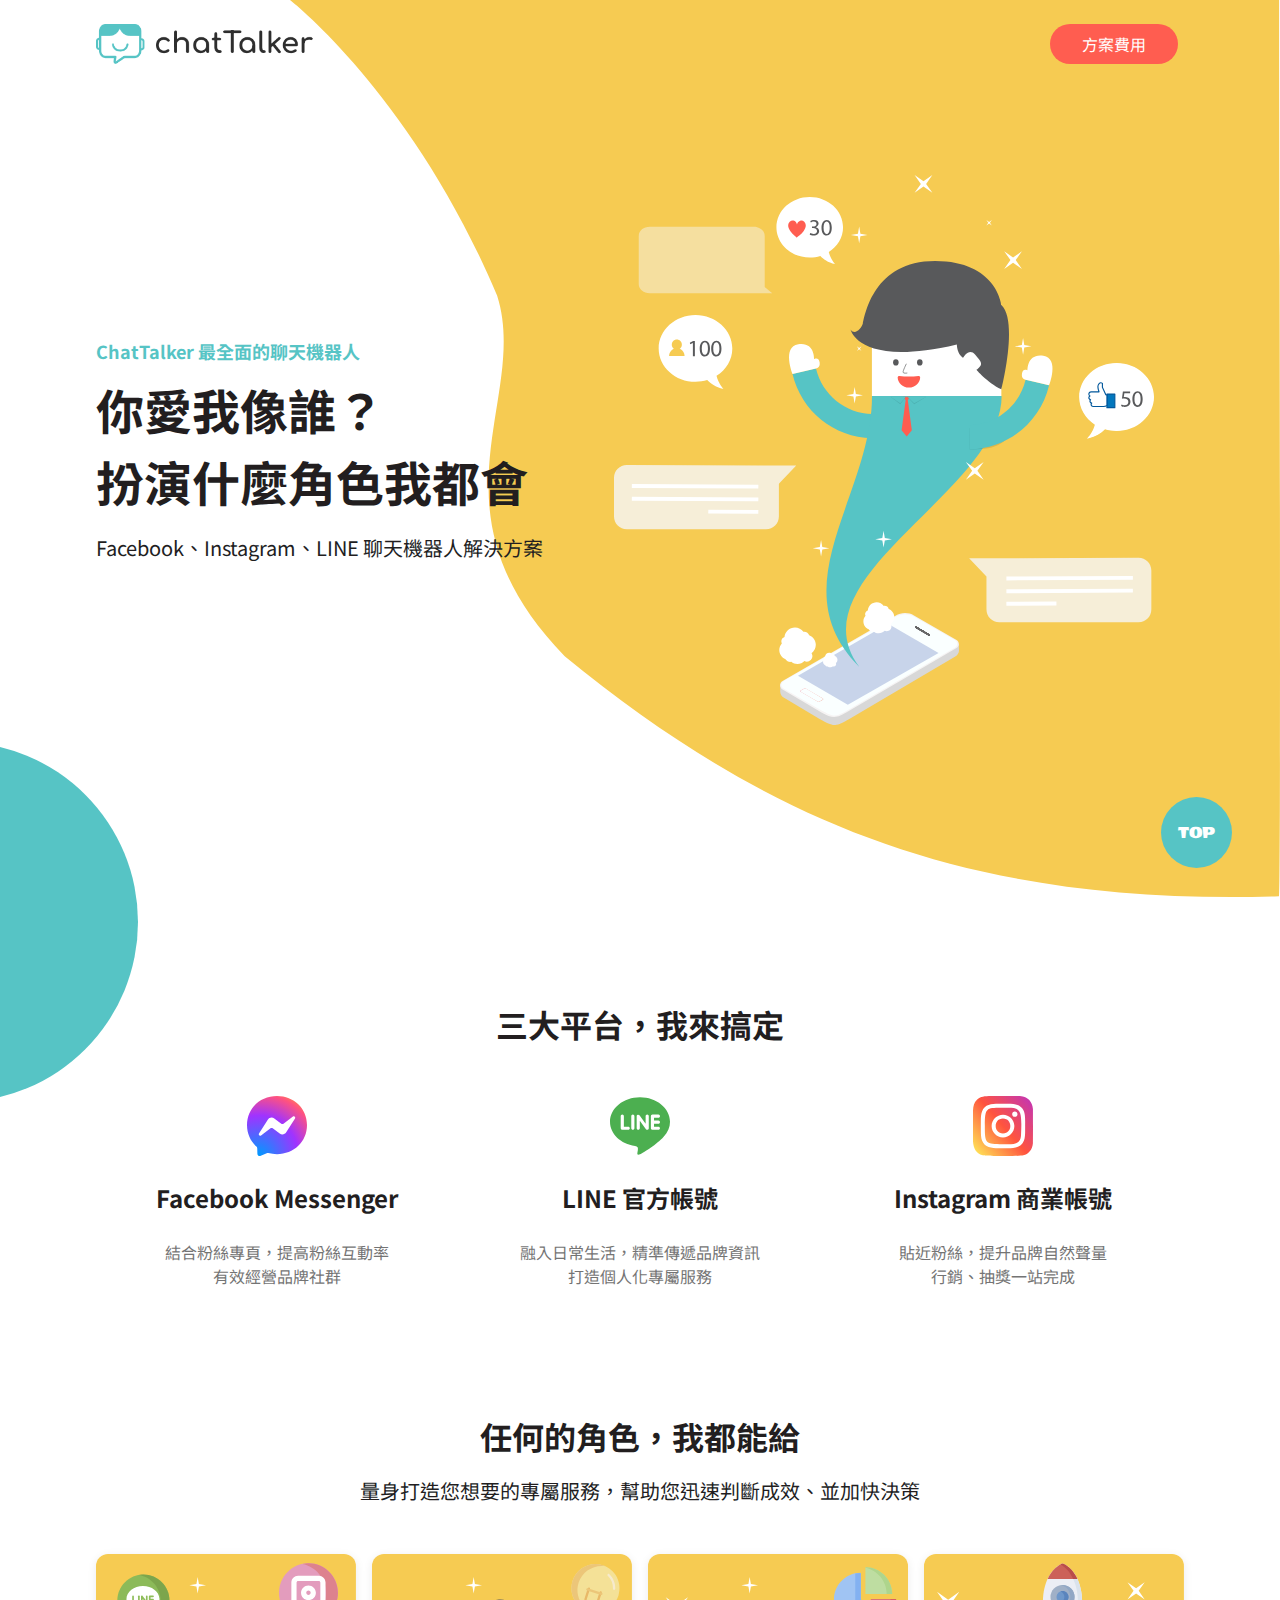
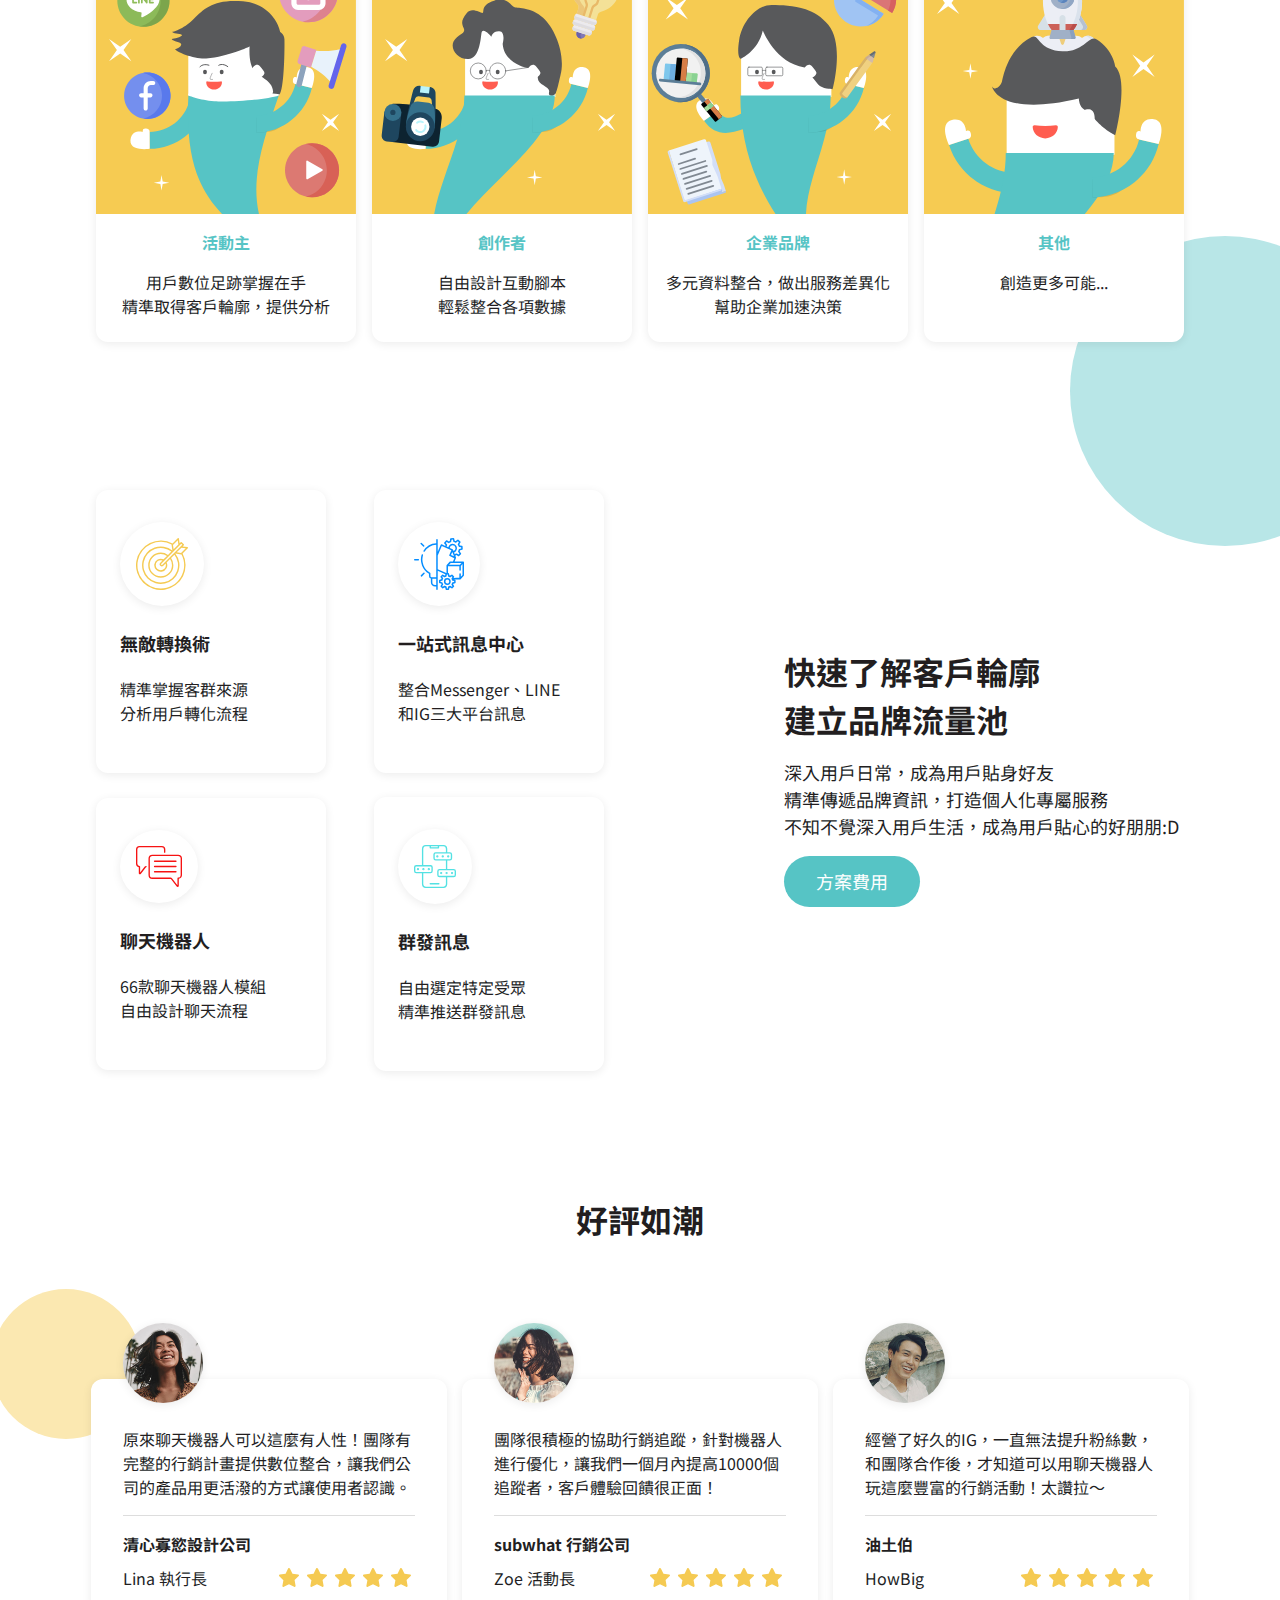
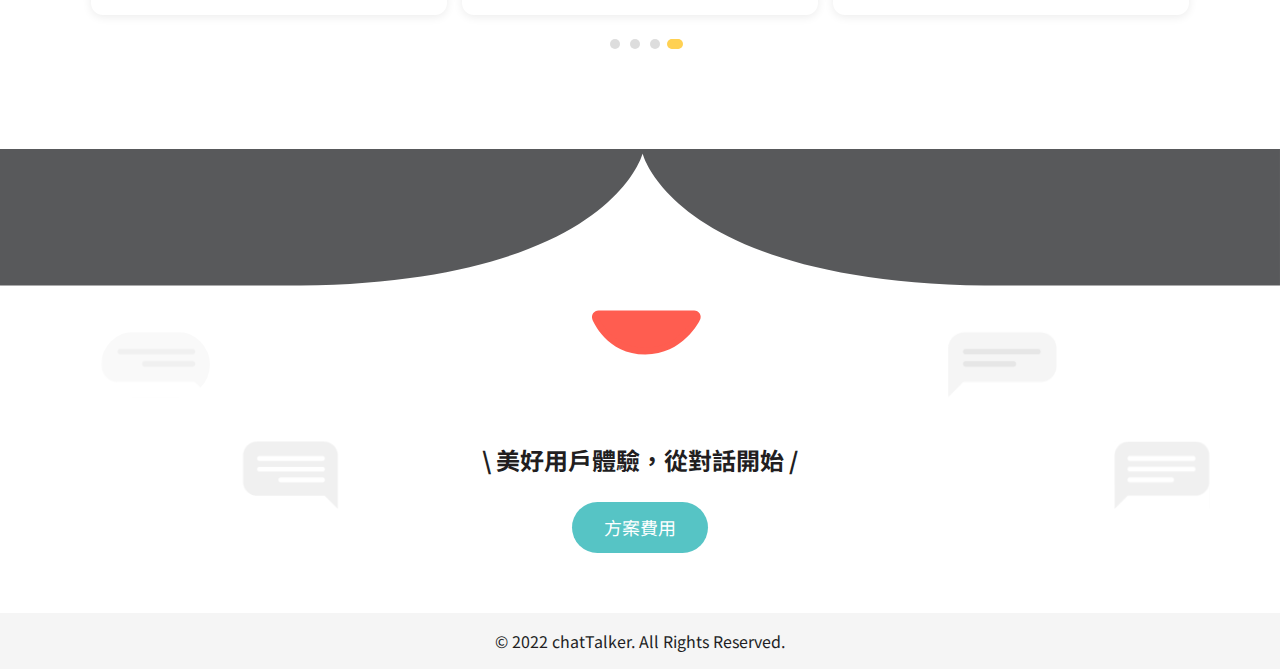
<file: index.html>
<!DOCTYPE html>
<html lang="zh-Hant">
  <head>
    <meta charset="UTF-8" />
    <meta http-equiv="X-UA-Compatible" content="IE=edge" />
    <meta name="viewport" content="width=device-width, initial-scale=1.0" />
    <title>chatTalker</title>
    <style>
      /* Google Font */
      @import url("https://fonts.googleapis.com/css2?family=Comfortaa&family=Noto+Sans+TC:wght@400;700&family=Wendy+One&display=swap");
    </style>
    <!-- icon  -->
    <link rel="shortcut icon" href="./image/logo-sm.png" />
    <link rel="bookmark" href="./image/logo-sm.png" />
    <!-- link css -->
    <link rel="stylesheet" href="./style/reset.css" />
    <link rel="stylesheet" href="./style/all.css" />
  </head>
  <body>
    <header class="banner">
      <a class="btn-scroll-top">TOP</a>
      <div class="ball-1"></div>
      <div class="container">
        <nav>
          <div class="logo">
            <h1>
              <a href="index.html"
                ><img src="./image/logo.png" alt="chatTalker logo"
              /></a>
            </h1>
          </div>

          <a href="plan.html" class="btn btn-accent">方案費用</a>
        </nav>

        <div class="content">
          <h2>ChatTalker 最全面的聊天機器人</h2>
          <p>你愛我像誰？<br />扮演什麼角色我都會</p>
          <p>Facebook、Instagram、LINE 聊天機器人解決方案</p>
        </div>
      </div>
    </header>

    <main>
      <section class="platform">
        <div class="container">
          <h2 class="title">三大平台，我來搞定</h2>
          <ul class="platform-card">
            <li class="item platform-card-item">
              <img src="./image/messenger.svg" alt="messenger" />
              <h3>Facebook Messenger</h3>
              <p>結合粉絲專頁，提高粉絲互動率<br />有效經營品牌社群</p>
            </li>

            <li class="item platform-card-item">
              <img src="./image/line.svg" alt="line" />
              <h3>LINE 官方帳號</h3>
              <p>融入日常生活，精準傳遞品牌資訊<br />打造個人化專屬服務</p>
            </li>

            <li class="item platform-card-item">
              <img src="./image/instagram.svg" alt="instagram" />
              <h3>Instagram 商業帳號</h3>
              <p>貼近粉絲，提升品牌自然聲量<br />行銷、抽獎一站完成</p>
            </li>
          </ul>
        </div>
      </section>

      <section class="role">
        <div class="ball-2"></div>
        <div class="container">
          <h2 class="title">任何的角色，我都能給</h2>
          <p>量身打造您想要的專屬服務，幫助您迅速判斷成效、並加快決策</p>
          <ul class="role-card">
            <li class="item role-card-item box-shadow">
              <img src="./image/ch01.svg" alt="活動主" />
              <h3>活動主</h3>
              <p>用戶數位足跡掌握在手<br />精準取得客戶輪廓，提供分析</p>
            </li>

            <li class="item role-card-item box-shadow">
              <img src="./image/ch02.svg" alt="創作者" />
              <h3>創作者</h3>
              <p>自由設計互動腳本<br />輕鬆整合各項數據</p>
            </li>

            <li class="item role-card-item box-shadow">
              <img src="./image/ch03.svg" alt="企業品牌" />
              <h3>企業品牌</h3>
              <p>多元資料整合，做出服務差異化<br />幫助企業加速決策</p>
            </li>

            <li class="item role-card-item box-shadow">
              <img src="./image/ch04.svg" alt="活動主" />
              <h3>其他</h3>
              <p>創造更多可能...<br /><span></span></p>
            </li>
          </ul>
        </div>
      </section>

      <section class="service">
        <div class="container">
          <div class="content">
            <h2 class="title">快速了解客戶輪廓<br />建立品牌流量池</h2>
            <p>
              深入用戶日常，成為用戶貼身好友<br />精準傳遞品牌資訊，打造個人化專屬服務<br />不知不覺深入用戶生活，成為用戶貼心的好朋朋:D
            </p>
            <a href="plan.html" class="btn">方案費用</a>
          </div>

          <ul class="service-card">
            <li class="item service-card-item box-shadow">
              <div class="box-shadow">
                <img src="./image/icon01.svg" alt="無敵轉換術" />
              </div>
              <h3>無敵轉換術</h3>
              <p>精準掌握客群來源<br />分析用戶轉化流程</p>
            </li>

            <li class="item service-card-item box-shadow">
              <div class="box-shadow">
                <img src="./image/icon02.svg" alt="一站式訊息中心" />
              </div>
              <h3>一站式訊息中心</h3>
              <p>整合Messenger、LINE<br />和IG三大平台訊息</p>
            </li>

            <li class="item service-card-item box-shadow">
              <div class="box-shadow">
                <img src="./image/icon03.svg" alt="聊天機器人" />
              </div>
              <h3>聊天機器人</h3>
              <p>66款聊天機器人模組<br />自由設計聊天流程</p>
            </li>

            <li class="item service-card-item box-shadow">
              <div class="box-shadow">
                <img src="./image/icon04.svg" alt="群發訊息" />
              </div>
              <h3>群發訊息</h3>
              <p>自由選定特定受眾<br />精準推送群發訊息</p>
            </li>
          </ul>
        </div>
      </section>

      <section class="review">
        <div class="container">
          <h2 class="title">好評如潮</h2>

          <div class="review-card" id="review-cards">
            <div class="item review-card-item box-shadow">
              <div class="ball-3"></div>
              <img
                class="box-shadow"
                src="./image/user01.jpg"
                alt="Lina 執行長"
              />
              <p>
                原來聊天機器人可以這麼有人性！團隊有完整的行銷計畫提供數位整合，讓我們公司的產品用更活潑的方式讓使用者認識。
              </p>
              <span>清心寡慾設計公司</span>
              <div>
                <span>Lina 執行長</span>
                <div class="review-star">
                  <img src="./image/icon_star.svg" alt="star" />
                  <img src="./image/icon_star.svg" alt="star" />
                  <img src="./image/icon_star.svg" alt="star" />
                  <img src="./image/icon_star.svg" alt="star" />
                  <img src="./image/icon_star.svg" alt="star" />
                </div>
              </div>
            </div>

            <div class="item review-card-item box-shadow">
              <img
                class="box-shadow"
                src="./image/user02.jpg"
                alt="Zoe 活動長"
              />
              <p>
                團隊很積極的協助行銷追蹤，針對機器人進行優化，讓我們一個月內提高10000個追蹤者，客戶體驗回饋很正面！
              </p>
              <span>subwhat 行銷公司</span>
              <div>
                <span>Zoe 活動長</span>
                <div class="review-star">
                  <img src="./image/icon_star.svg" alt="star" />
                  <img src="./image/icon_star.svg" alt="star" />
                  <img src="./image/icon_star.svg" alt="star" />
                  <img src="./image/icon_star.svg" alt="star" />
                  <img src="./image/icon_star.svg" alt="star" />
                </div>
              </div>
            </div>

            <div class="item review-card-item box-shadow">
              <img class="box-shadow" src="./image/user03.jpg" alt="HowBig" />
              <p>
                經營了好久的IG，一直無法提升粉絲數，和團隊合作後，才知道可以用聊天機器人玩這麼豐富的行銷活動！太讚拉～
              </p>
              <span>油土伯</span>
              <div>
                <span>HowBig</span>
                <div class="review-star">
                  <img src="./image/icon_star.svg" alt="star" />
                  <img src="./image/icon_star.svg" alt="star" />
                  <img src="./image/icon_star.svg" alt="star" />
                  <img src="./image/icon_star.svg" alt="star" />
                  <img src="./image/icon_star.svg" alt="star" />
                </div>
              </div>
            </div>
          </div>

          <div class="review-card-pagination" id="review-buttons">
            <button></button>
            <button></button>
            <button></button>
            <button class="active-yellow"></button>
          </div>
        </div>
      </section>
    </main>

    <footer>
      <div class="bg-footer">
        <h3>\ 美好用戶體驗，從對話開始 /</h3>
        <a href="plan.html" class="btn">方案費用</a>
      </div>
      <div class="copyright">© 2022 chatTalker. All Rights Reserved.</div>
    </footer>

    <script src="./js/jquery-3.6.0.min.js"></script>
    <script src="./js/all.js"></script>
  </body>
</html>
</file>
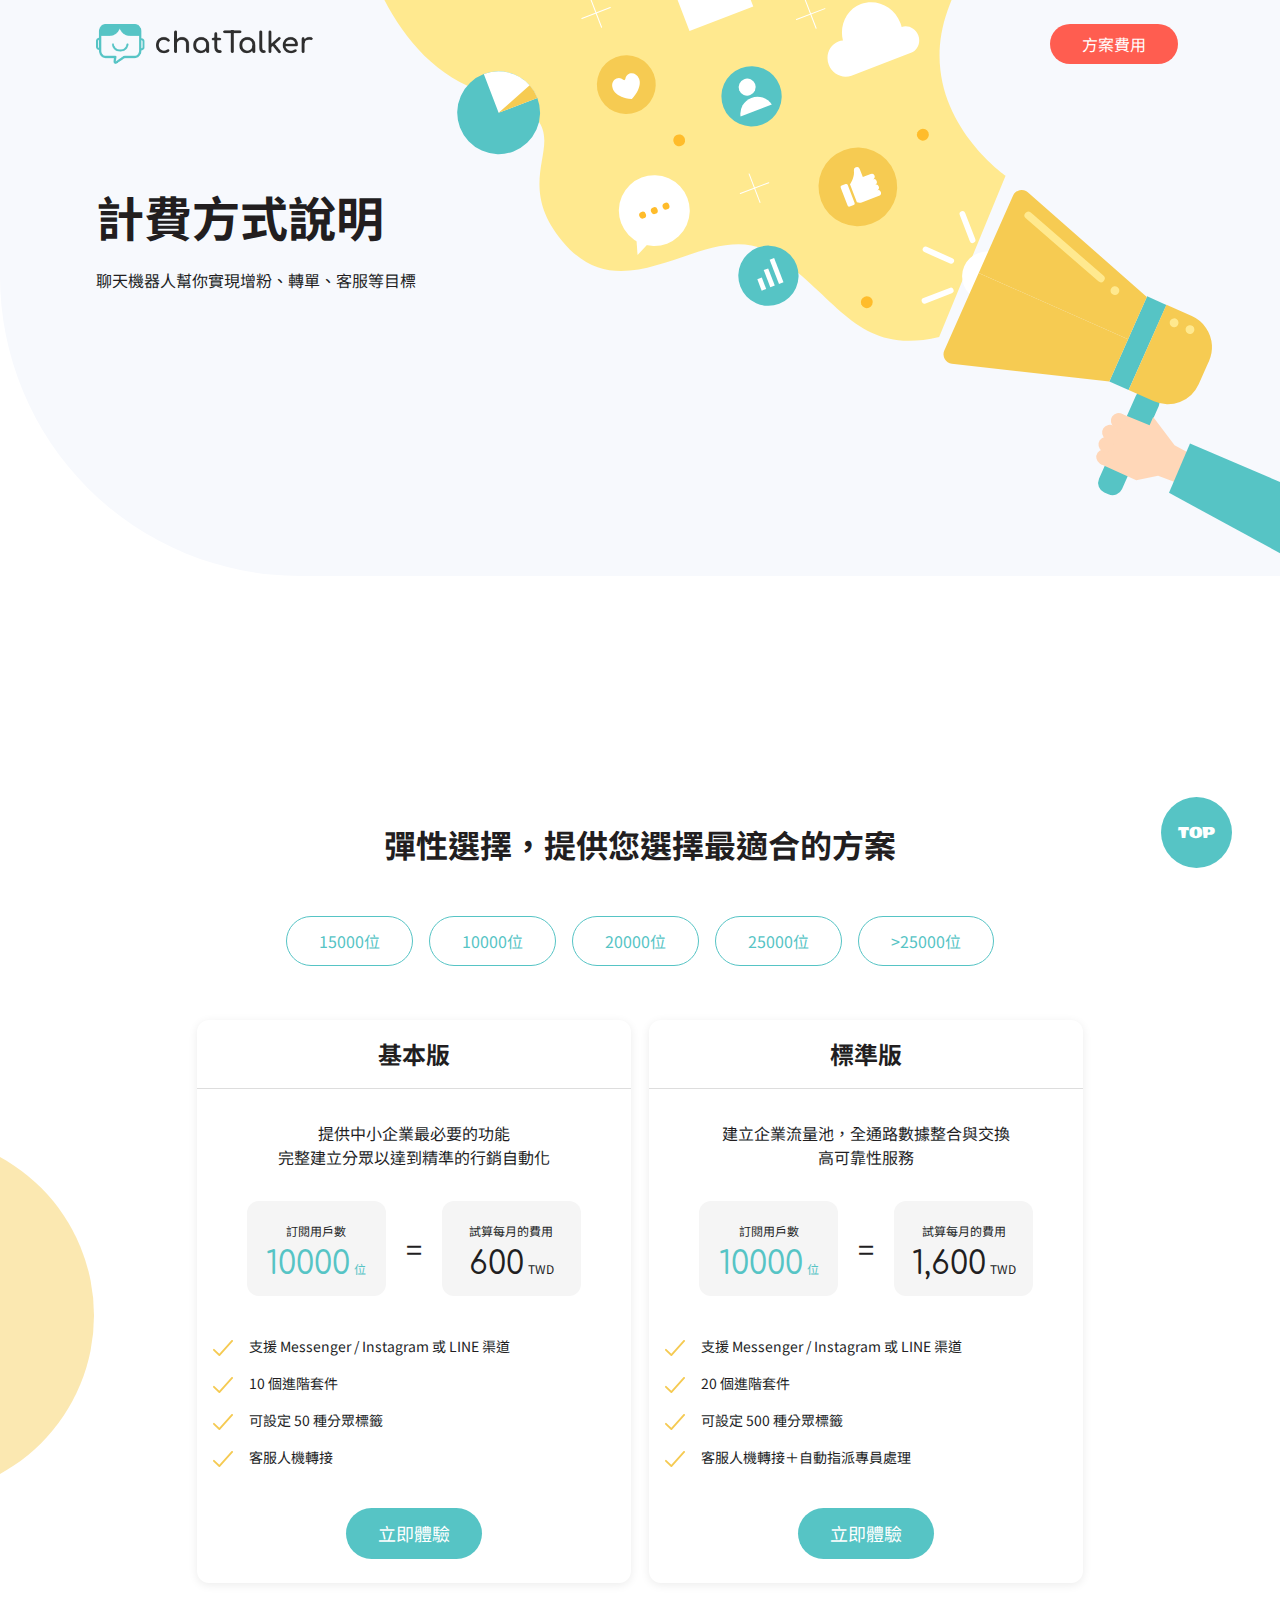
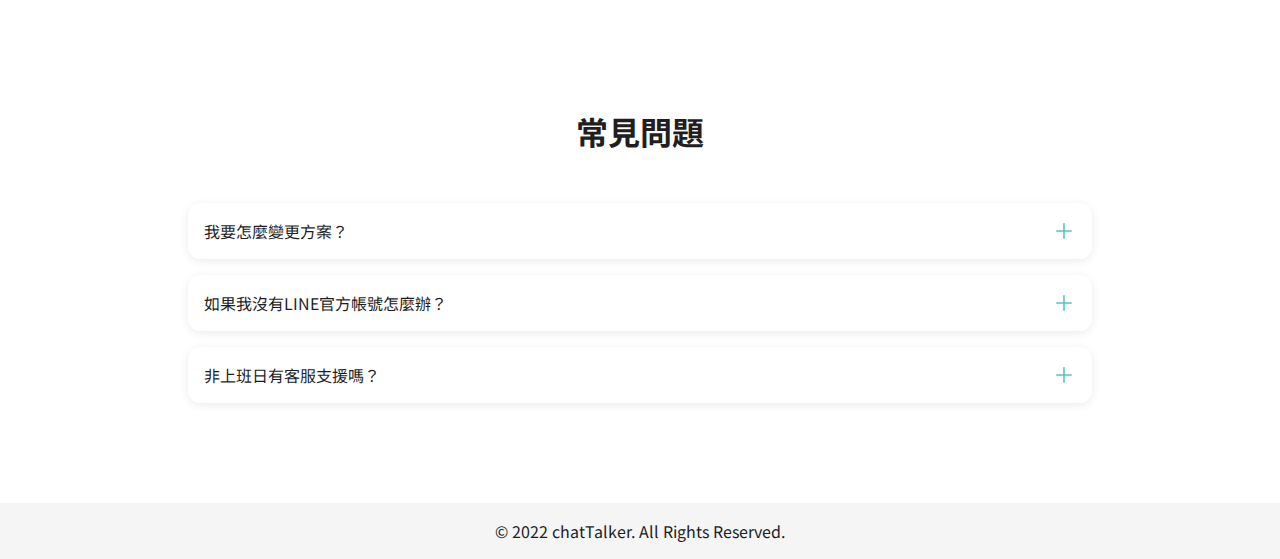
<file: plan.html>
<!DOCTYPE html>
<html lang="zh-Hant">
  <head>
    <meta charset="UTF-8" />
    <meta http-equiv="X-UA-Compatible" content="IE=edge" />
    <meta name="viewport" content="width=device-width, initial-scale=1.0" />
    <title>chatTalker</title>
    <style>
      /* Google Font */
      @import url("https://fonts.googleapis.com/css2?family=Comfortaa&family=Noto+Sans+TC:wght@400;700&family=Wendy+One&display=swap");
    </style>
    <!-- icon  -->
    <link rel="shortcut icon" href="./image/logo-sm.png" />
    <link rel="bookmark" href="./image/logo-sm.png" />
    <!-- link css -->
    <link rel="stylesheet" href="./style/reset.css" />
    <link rel="stylesheet" href="./style/all.css" />
  </head>
  <body>
    <header class="banner-plan">
      <a class="btn-scroll-top">TOP</a>
      <div class="container">
        <nav>
          <div class="logo">
            <h1>
              <a href="index.html"
                ><img src="./image/logo.png" alt="chatTalker logo"
              /></a>
            </h1>
          </div>

          <a class="btn btn-accent">方案費用</a>
        </nav>

        <div class="content">
          <h2>計費方式說明</h2>
          <p>聊天機器人幫你實現增粉、轉單、客服等目標</p>
        </div>
      </div>
    </header>

    <section class="plan">
      <div class="ball-4"></div>
      <div class="container">
        <h2 class="title">彈性選擇，提供您選擇最適合的方案</h2>
        <ul class="plan-tabs">
          <li href="#" class="btn btn-s btn-light">15000位</li>
          <li href="#" class="btn btn-s btn-light">10000位</li>
          <li href="#" class="btn btn-s btn-light">20000位</li>
          <li href="#" class="btn btn-s btn-light">25000位</li>
          <li href="#" class="btn btn-s btn-light">>25000位</li>
        </ul>

        <div class="plan-card">
          <div class="item plan-card-item box-shadow">
            <h3>基本版</h3>
            <p>
              提供中小企業最必要的功能<br />完整建立分眾以達到精準的行銷自動化
            </p>
            <div class="plan-card-item-block">
              <div class="user-num">
                <small>訂閱用戶數</small>
                <div>
                  <p id="num">10000</p>
                  <sub>位</sub>
                </div>
              </div>
              <span>=</span>
              <div class="price">
                <small>試算每月的費用</small>
                <div>
                  <p id="amount">600</p>
                  <sub>TWD</sub>
                </div>
              </div>
            </div>
            <ul>
              <li>
                <img src="./image/icon_check.svg" alt="打勾 icon" />支援
                Messenger / Instagram 或 LINE 渠道
              </li>
              <li>
                <img src="./image/icon_check.svg" alt="打勾 icon" />10
                個進階套件
              </li>
              <li>
                <img src="./image/icon_check.svg" alt="打勾 icon" />可設定 50
                種分眾標籤
              </li>
              <li>
                <img src="./image/icon_check.svg" alt="打勾 icon" />客服人機轉接
              </li>
            </ul>
            <a href="" class="btn">立即體驗</a>
          </div>

          <div class="item plan-card-item box-shadow">
            <h3>標準版</h3>
            <p>建立企業流量池，全通路數據整合與交換<br />高可靠性服務</p>
            <div class="plan-card-item-block">
              <div class="user-num">
                <small>訂閱用戶數</small>
                <div>
                  <p id="pro-num">10000</p>
                  <sub>位</sub>
                </div>
              </div>
              <span>=</span>
              <div class="price">
                <small>試算每月的費用</small>
                <div>
                  <p id="pro-amount">1,600</p>
                  <sub>TWD</sub>
                </div>
              </div>
            </div>
            <ul>
              <li>
                <img src="./image/icon_check.svg" alt="打勾 icon" />支援
                Messenger / Instagram 或 LINE 渠道
              </li>
              <li>
                <img src="./image/icon_check.svg" alt="打勾 icon" />20
                個進階套件
              </li>
              <li>
                <img src="./image/icon_check.svg" alt="打勾 icon" />可設定 500
                種分眾標籤
              </li>
              <li>
                <img
                  src="./image/icon_check.svg"
                  alt="打勾 icon"
                />客服人機轉接＋自動指派專員處理
              </li>
            </ul>
            <a href="" class="btn">立即體驗</a>
          </div>
        </div>
      </div>
    </section>

    <section class="faq">
      <div class="container">
        <h2 class="title">常見問題</h2>
        <ul class="faq-wrap">
          <li class="faq-list box-shadow">
            <div>
              <h3>我要怎麼變更方案？</h3>
              <a href="#" class="faq-icon"></a>
            </div>
            <p class="faq-list-p">
              請聯絡您的業務專員修改訂閱方案，我們將為您進行變更流程。
            </p>
          </li>

          <li class="faq-list box-shadow">
            <div>
              <h3>如果我沒有LINE官方帳號怎麼辦？</h3>
              <a href="#" class="faq-icon"></a>
            </div>
            <p class="faq-list-p">
              沒關係的，只要您是我們任何一個方案的夥伴，我們的專員可以協助辦理哦！
            </p>
          </li>

          <li class="faq-list box-shadow">
            <div>
              <h3>非上班日有客服支援嗎？</h3>
              <a href="#" class="faq-icon"></a>
            </div>
            <p class="faq-list-p">
              當然哦！我們錢都收了，不會拋棄你的！
              請您直接來我們公司，我們假日也都在辦公室。
            </p>
          </li>
        </ul>
      </div>
    </section>
    <footer>
      <div class="copyright">© 2022 chatTalker. All Rights Reserved.</div>
    </footer>

    <script src="./js/jquery-3.6.0.min.js"></script>
    <script src="./js/all.js"></script>
  </body>
</html>
</file>
<file: style/all.css>
/* http://meyerweb.com/eric/tools/css/reset/ 
   v2.0 | 20110126
   License: none (public domain)
*/
html,
body,
div,
span,
applet,
object,
iframe,
h1,
h2,
h3,
h4,
h5,
h6,
p,
blockquote,
pre,
a,
abbr,
acronym,
address,
big,
cite,
code,
del,
dfn,
em,
img,
ins,
kbd,
q,
s,
samp,
small,
strike,
strong,
sub,
sup,
tt,
var,
b,
u,
i,
center,
dl,
dt,
dd,
ol,
ul,
li,
fieldset,
form,
label,
legend,
table,
caption,
tbody,
tfoot,
thead,
tr,
th,
td,
article,
aside,
canvas,
details,
embed,
figure,
figcaption,
footer,
header,
hgroup,
menu,
nav,
output,
ruby,
section,
summary,
time,
mark,
audio,
video {
  margin: 0;
  padding: 0;
  border: 0;
  font-size: 100%;
  font: inherit;
  vertical-align: baseline;
}

/* HTML5 display-role reset for older browsers */
article,
aside,
details,
figcaption,
figure,
footer,
header,
hgroup,
menu,
nav,
section {
  display: block;
}

body {
  line-height: 1;
}

ol,
ul {
  list-style: none;
}

blockquote,
q {
  quotes: none;
}

blockquote:before,
blockquote:after,
q:before,
q:after {
  content: "";
  content: none;
}

table {
  border-collapse: collapse;
  border-spacing: 0;
}

*,
*::after,
*::before {
  box-sizing: border-box;
}

body {
  color: #221e1f;
  line-height: 1.5;
  font-family: "Noto Sans TC", sans-serif;
}

img {
  max-width: 100%;
  height: auto;
  vertical-align: middle;
}

a {
  display: inline-block;
  text-decoration: none;
}

span {
  display: inline-block;
}

ul {
  list-style: none;
}

.btn {
  padding: 12px 32px;
  font-size: 18px;
  text-align: center;
  color: #fff;
  background-color: #56c4c5;
  border-radius: 27px;
  cursor: pointer;
}
.btn:hover {
  opacity: 0.8;
  transition: all 0.3s;
}

.btn-accent {
  padding: 8px 32px;
  margin-right: 6px;
  font-size: 16px;
  background-color: #ff5d50;
}

.btn-s {
  padding: 8px 16px;
  font-size: 16px;
  border: 1px solid transparent;
}

.btn-light {
  color: #56c4c5;
  background-color: #fff;
  border: 1px solid #56c4c5;
}
.btn-light:hover {
  background-color: #56c4c5;
  color: #fff;
}

.btn-scroll-top {
  position: fixed;
  z-index: 20;
  bottom: 32px;
  right: 48px;
  padding: 18px 10px;
  border-radius: 50%;
  background-color: #56c4c5;
  color: #fff;
  font-family: "Wendy One", sans-serif;
  font-size: 14px;
  line-height: 14px;
  cursor: pointer;
  -ms-user-select: none;
      user-select: none;
  -webkit-user-select: none;
  -moz-user-select: none;
}
.btn-scroll-top:hover {
  opacity: 0.8;
  transition: all 0.3s;
}

@media (min-width: 768px) {
  .btn-scroll-top {
    padding: 26px 17px;
    font-size: 18px;
    line-height: 19px;
  }
}
.box-shadow {
  background: #ffffff 0% 0% no-repeat padding-box;
  box-shadow: 0px 2px 10px rgba(0, 0, 0, 0.0784313725);
  border-radius: 12px;
}

header,
section {
  margin-bottom: 60px;
}

.container {
  max-width: 1120px;
  padding-right: 16px;
  padding-left: 16px;
  margin: 0 auto;
}

.title {
  margin-bottom: 32px;
  font-size: 28px;
  font-weight: bold;
  text-align: center;
}
.title + p {
  margin-top: -16px;
  margin-bottom: 32px;
  font-size: 18px;
  text-align: center;
}

.item {
  margin-bottom: 24px;
}

nav {
  display: flex;
  justify-content: space-between;
  align-items: center;
  padding: 16px;
  margin-left: -16px;
  margin-right: -16px;
  border-bottom: 2px solid #ffd153;
  background-color: #fff;
}
nav .logo img {
  height: 24px;
}

.banner {
  height: 100vh;
  background: url(../image/home.svg), url(../image/bg_home_sm.svg);
  background-repeat: no-repeat;
  background-position: center 90%;
  background-size: 90%, 90%;
}
.banner .content {
  padding: 32px 0 32px;
}
.banner .content h2 {
  color: #56c4c5;
  font-weight: bold;
}
.banner .content h2 + p {
  padding: 8px 0 16px;
  font-size: 32px;
  font-weight: bold;
}

.platform-card-item {
  text-align: center;
}
.platform-card-item img {
  width: 60px;
}
.platform-card-item h3 {
  padding: 16px 0;
  font-size: 18px;
  font-weight: bold;
}
.platform-card-item p {
  color: #747474;
}

.role {
  position: relative;
}

.role-card {
  display: flex;
  flex-direction: column;
  align-items: center;
}

.role-card-item {
  width: 260px;
  text-align: center;
}
.role-card-item img {
  border-radius: 12px 12px 0 0;
}
.role-card-item h3 {
  padding: 16px 0;
  font-weight: bold;
  color: #56c4c5;
}
.role-card-item p {
  padding: 0 16px 24px;
}

.service .content {
  text-align: center;
  margin-bottom: 32px;
}
.service .content p {
  margin-bottom: 16px;
}

.service-card {
  display: flex;
  flex-direction: column;
  align-items: center;
}

.service-card-item {
  padding: 32px 41px 48px 24px;
  width: 230px;
}
.service-card-item > div {
  display: inline-block;
  padding: 16px;
  border-radius: 50%;
}
.service-card-item h3 {
  padding: 24px 0 20px;
  font-size: 18px;
  font-weight: bold;
}

.review .container {
  padding-left: 20px;
  padding-right: 20px;
}

.review-card-item {
  position: relative;
  margin-top: 88px;
  margin-left: 20px;
  margin-right: 20px;
  padding: 48px 16px 16px;
  min-width: 335px;
}
.review-card-item > img {
  position: absolute;
  top: -56px;
  width: 80px;
  border-radius: 50%;
}
.review-card-item p {
  padding-bottom: 16px;
  border-bottom: 1px solid #dddddd;
}
.review-card-item p + span {
  font-weight: bold;
  padding: 16px 0 8px;
}
.review-card-item span + div {
  display: flex;
  justify-content: space-between;
  align-items: center;
}

.review-star {
  font-size: 0px;
}
.review-star img {
  padding: 4px;
}

.review-card-pagination {
  font-size: 0;
  text-align: center;
}
.review-card-pagination button {
  display: inline-block;
  margin-left: 10px;
  padding: 0;
  width: 10px;
  height: 10px;
  background-color: #dddddd;
  border-radius: 50%;
  border: none;
  cursor: pointer;
}
.review-card-pagination .active-yellow {
  width: 10px;
  background-color: #ffd153;
  box-shadow: 3px 0px #ffd153, 2px 0px #ffd153, -3px 0px #ffd153, -2px 0px #ffd153;
  transition: all 0.5s;
}

.bg-footer {
  padding: 293px 0 60px;
  background: url(../image/footer_sm.svg);
  background-size: 100%;
  background-position: center top;
  background-repeat: no-repeat;
  text-align: center;
}
.bg-footer h3 {
  margin-bottom: 24px;
  font-size: 24px;
  font-weight: bold;
}

.copyright {
  padding: 16px 0;
  background-color: #f5f5f5;
  text-align: center;
}

.ball-1 {
  position: absolute;
  z-index: -2;
  bottom: -202px;
  width: 49px;
  height: 126px;
  background: url(../image/ball01.svg);
  background-size: 126px;
  background-position: -77px;
  background-repeat: no-repeat;
}

.ball-2 {
  position: absolute;
  bottom: -25px;
  right: 0;
  z-index: -2;
  width: 88px;
  height: 135px;
  background: url(../image/ball02.svg);
  background-size: 135px;
  background-repeat: no-repeat;
}

.ball-3 {
  position: absolute;
  top: -90px;
  left: -100px;
  z-index: -2;
  width: 153px;
  height: 153px;
  background: url(../image/ball03.svg);
  background-size: 153px;
  background-repeat: no-repeat;
}

@media (min-width: 768px) {
  .title {
    margin-bottom: 48px;
    font-size: 32px;
  }
  .title + p {
    font-size: 20px;
    margin-top: -32px;
    margin-bottom: 48px;
  }

  .banner {
    background-size: 50vh, 50vh;
  }
  .banner .content h2 {
    font-size: 18px;
  }
  .banner .content h2 + p {
    font-size: 48px;
  }
  .banner .content p {
    font-size: 20px;
  }

  .platform-card {
    display: flex;
    flex-wrap: wrap;
    justify-content: center;
  }

  .platform-card-item {
    width: 50%;
  }
  .platform-card-item h3 {
    padding: 24px;
    font-size: 24px;
  }

  .role-card {
    flex-direction: row;
    flex-wrap: wrap;
    justify-content: center;
    margin-left: -8px;
    margin-right: -8px;
  }

  .role-card-item {
    margin: 0px 8px 16px;
  }

  .service-card {
    flex-direction: row;
    flex-wrap: wrap;
    justify-content: center;
  }

  .service-card-item {
    margin: 0 24px 28px;
  }

  .review-card {
    display: flex;
    flex-wrap: wrap;
    justify-content: center;
  }

  .review-card-item {
    width: 352px;
    padding: 48px 32px 24px;
  }

  .bg-footer {
    background: url(../image/home_footer.svg);
    background-position: center top;
    background-repeat: no-repeat;
    background-size: 100%;
  }
}
@media (min-width: 992px) {
  header,
section {
    margin-bottom: 100px;
  }

  nav {
    padding: 24px 0;
    margin-left: 0px;
    margin-right: 0px;
    background: none;
    border: none;
  }
  nav .logo img {
    height: 40px;
  }

  .banner {
    height: 100vh;
    background: url(../image/home.svg), url(../image/bg_home.svg);
    background-repeat: no-repeat;
    background-position: 83% 50%, right top;
    background-size: 60vh, 110vh;
  }

  .banner .content {
    position: absolute;
    top: 50%;
    transform: translateY(-50%);
  }

  .platform-card-item {
    width: 33.33%;
  }

  .service {
    padding-top: 24px;
  }
  .service .container {
    display: flex;
    flex-direction: row-reverse;
    justify-content: space-between;
    align-items: center;
  }
  .service .content {
    text-align: left;
    min-width: 400px;
  }
  .service .content h2,
.service .content p {
    text-align: left;
  }
  .service .content p {
    font-size: 18px;
  }

  .service-card {
    margin-left: -24px;
    justify-content: flex-start;
  }

  .review-card {
    justify-content: space-between;
    align-items: center;
    margin-left: -16px;
    margin-right: -16px;
  }

  .review-card-item {
    width: 32%;
    margin-right: auto;
    margin-left: auto;
  }

  .ball-1 {
    width: 138px;
    height: 360px;
    background-size: 360px;
    background-position: -222px 0;
  }

  .ball-2 {
    width: 210px;
    height: 310px;
    bottom: -180px;
    background-size: 310px;
  }

  .ball-3 {
    width: 150px;
    height: 150px;
    background-size: 150px;
  }
}
header,
section {
  margin-bottom: 60px;
}

.title {
  margin-bottom: 32px;
  font-size: 28px;
  font-weight: bold;
  text-align: center;
}

.item {
  margin-bottom: 24px;
}

nav {
  display: flex;
  justify-content: space-between;
  align-items: center;
  padding: 16px;
  margin-left: -16px;
  margin-right: -16px;
  border-bottom: 2px solid #ffd153;
  background-color: #fff;
}
nav .logo img {
  height: 24px;
}

.banner-plan {
  position: relative;
  height: 100vh;
  background: url(../image/banner_sm.svg);
  background-repeat: no-repeat;
  background-position: 0px 74px;
  background-size: 100%;
}
.banner-plan::before {
  position: absolute;
  z-index: -10;
  content: " ";
  height: 85vh;
  width: 100%;
  background-color: #f7f9fd;
  border-radius: 0 0 0 150px;
}
.banner-plan .content {
  padding: 48px 4px;
}
.banner-plan .content h2 {
  padding-bottom: 16px;
  font-size: 32px;
  font-weight: bold;
}

.plan-tabs {
  display: flex;
  flex-wrap: wrap;
  justify-content: center;
  margin-bottom: 20px;
}
.plan-tabs .btn {
  margin: 0px 3px 12px;
}

.plan-card-item {
  padding: 16px 16px 24px;
  text-align: center;
}
.plan-card-item h3 {
  margin: 0 -16px;
  padding-bottom: 16px;
  font-size: 24px;
  font-weight: bold;
  border-bottom: 1px solid #dddddd;
}
.plan-card-item p {
  padding: 24px 0;
  font-size: 16px;
}
.plan-card-item ul {
  margin: 24px 0;
  text-align: left;
}
.plan-card-item ul li {
  font-size: 14px;
  padding: 8px 0;
}
.plan-card-item ul img {
  margin-right: 16px;
}

.plan-card-item-block {
  display: flex;
  align-items: center;
  justify-content: center;
}
.plan-card-item-block span {
  font-size: 24px;
}
.plan-card-item-block .user-num,
.plan-card-item-block .price {
  margin: 0 6px;
  padding: 16px 0;
  width: 139px;
  background-color: #f5f5f5;
  border-radius: 12px;
  text-align: center;
}
.plan-card-item-block .user-num p,
.plan-card-item-block .price p {
  display: inline-block;
  padding: 0;
  font-family: "Comfortaa", "Noto Sans TC", sans-serif;
  font-size: 28px;
  line-height: 1;
}
.plan-card-item-block .user-num small,
.plan-card-item-block .user-num sub,
.plan-card-item-block .price small,
.plan-card-item-block .price sub {
  display: inline-block;
  padding: 0;
  font-size: 12px;
}
.plan-card-item-block .user-num small,
.plan-card-item-block .price small {
  margin-bottom: 8px;
}
.plan-card-item-block .user-num p,
.plan-card-item-block .user-num sub {
  color: #56c4c5;
}

.faq-list {
  padding: 16px;
  margin-bottom: 16px;
  cursor: pointer;
}
.faq-list > div {
  display: flex;
  justify-content: space-between;
  align-items: center;
}
.faq-list p {
  display: none;
  padding: 16px 0 8px;
  line-height: 2;
  color: #747474;
}
.faq-list h3 {
  transition: all 0.5s;
}

.faq-list-open {
  font-weight: bold;
  color: #56c4c5;
}

.faq-icon {
  width: 24px;
  height: 24px;
  background: url(../image/icon_plus.svg) center center;
  background-repeat: no-repeat;
  background-size: 16px;
  transition: all 0.5s;
}

.faq-icon-minus {
  width: 24px;
  height: 24px;
  background: url(../image/icon_minus.svg) center center;
  background-repeat: no-repeat;
  background-size: 16px;
}

.plan {
  position: relative;
}

.ball-4 {
  position: absolute;
  z-index: -10;
  top: 50%;
  left: -108px;
  width: 204px;
  height: 204px;
  background: url(../image/ball03.svg);
  background-size: 204px;
}

@media (min-width: 768px) {
  .banner-plan .content {
    padding: 92px 0px;
  }
  .banner-plan .content h2 {
    font-size: 48px;
  }

  .title {
    margin-bottom: 48px;
    font-size: 32px;
  }

  .plan-tabs {
    margin-bottom: 42px;
  }
  .plan-tabs .btn {
    padding: 12px 32px;
    margin: 0 8px 12px;
  }

  .plan-card {
    margin: 0 auto;
    display: flex;
    justify-content: space-around;
  }

  .plan-card-item {
    width: 48%;
  }
  .plan-card-item p {
    padding: 32px 0;
  }
  .plan-card-item ul {
    margin: 32px 0;
  }

  .plan-card-item-block span {
    font-size: 29px;
  }
  .plan-card-item-block .user-num p,
.plan-card-item-block .price p {
    font-size: 32px;
  }

  .faq-wrap {
    width: 83.1%;
    margin: 0 auto;
  }
}
@media (min-width: 992px) {
  header,
section {
    margin-bottom: 100px;
  }

  nav {
    padding: 24px 0;
    margin-left: 0px;
    margin-right: 0px;
    background: none;
    border: none;
  }
  nav .logo img {
    height: 40px;
  }

  .banner-plan {
    height: 80vh;
    background: url(../image/banner.svg);
    background-repeat: no-repeat;
    background-size: 100vh;
    background-position: right top;
  }
  .banner-plan::before {
    height: 80%;
    border-radius: 0 0 0 300px;
  }

  .plan-card {
    width: 83.1%;
  }

  .plan-card-item-block .user-num,
.plan-card-item-block .price {
    margin: 0 20px;
  }

  .ball-4 {
    top: 40%;
    left: 0px;
    width: 94px;
    height: 361px;
    background-size: 361px;
    background-position-x: -267px;
    background-repeat: no-repeat;
  }
}/*# sourceMappingURL=all.css.map */
</file>
